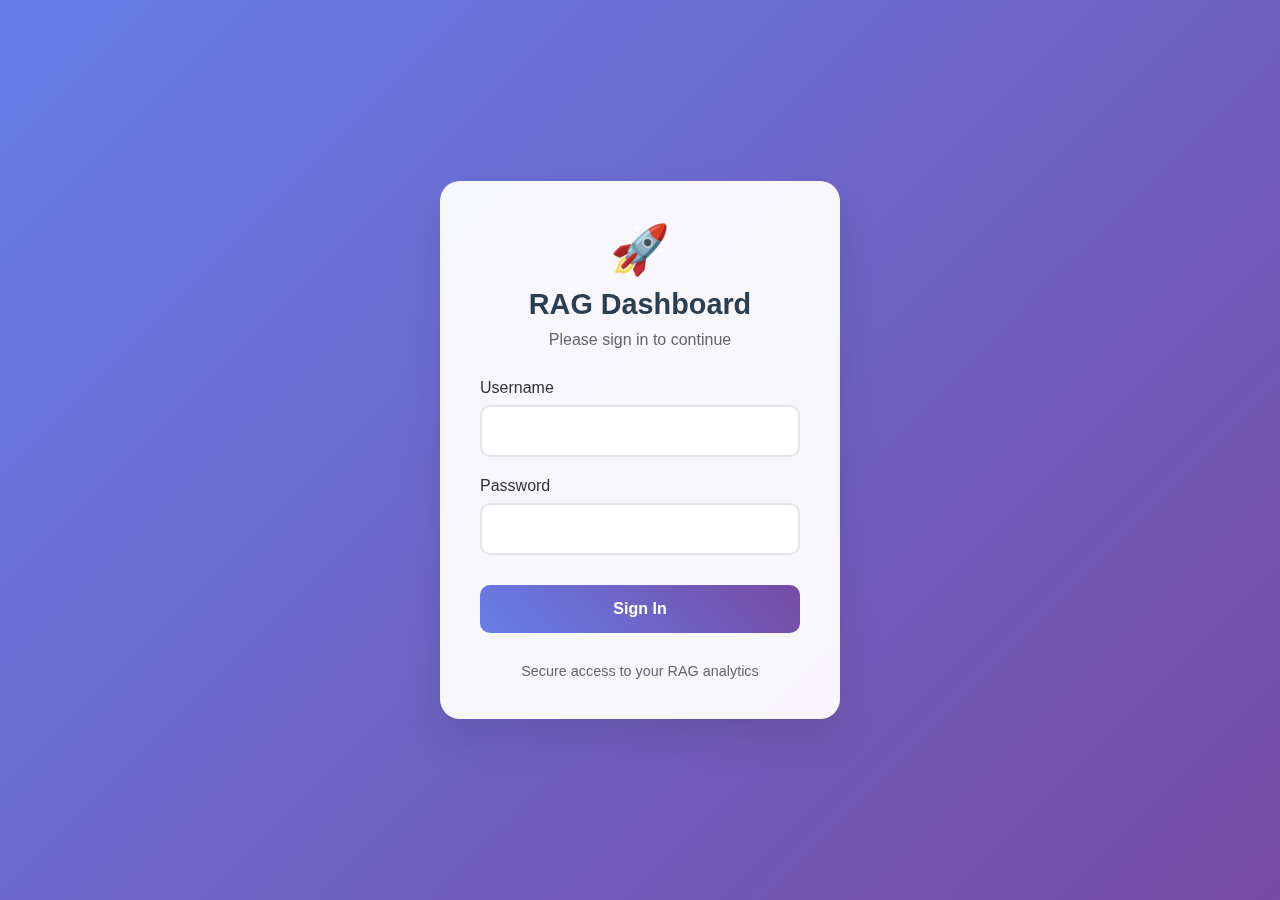
<file: static/login.html>
<!DOCTYPE html>
<html lang="en">
<head>
    <meta charset="UTF-8">
    <meta name="viewport" content="width=device-width, initial-scale=1.0">
    <title>RAG Dashboard - Login</title>
    <style>
        * { margin: 0; padding: 0; box-sizing: border-box; }
        body {
            font-family: -apple-system, BlinkMacSystemFont, 'Segoe UI', Roboto, sans-serif;
            background: linear-gradient(135deg, #667eea 0%, #764ba2 100%);
            min-height: 100vh;
            display: flex;
            align-items: center;
            justify-content: center;
        }
        .login-container {
            background: rgba(255,255,255,0.95);
            backdrop-filter: blur(10px);
            padding: 40px;
            border-radius: 20px;
            box-shadow: 0 20px 40px rgba(0,0,0,0.1);
            width: 100%;
            max-width: 400px;
            text-align: center;
        }
        .logo {
            font-size: 3em;
            margin-bottom: 10px;
        }
        .login-header h1 {
            color: #2c3e50;
            margin-bottom: 10px;
            font-size: 1.8em;
        }
        .login-header p {
            color: #666;
            margin-bottom: 30px;
        }
        .form-group {
            margin-bottom: 20px;
            text-align: left;
        }
        .form-group label {
            display: block;
            margin-bottom: 8px;
            color: #333;
            font-weight: 500;
        }
        .form-group input {
            width: 100%;
            padding: 15px;
            border: 2px solid #e1e5e9;
            border-radius: 10px;
            font-size: 16px;
            transition: all 0.3s;
            background: rgba(255,255,255,0.9);
        }
        .form-group input:focus {
            outline: none;
            border-color: #667eea;
            box-shadow: 0 0 0 3px rgba(102, 126, 234, 0.1);
        }
        .login-btn {
            width: 100%;
            padding: 15px;
            background: linear-gradient(45deg, #667eea, #764ba2);
            color: white;
            border: none;
            border-radius: 10px;
            font-size: 16px;
            font-weight: 600;
            cursor: pointer;
            transition: all 0.3s;
            margin-top: 10px;
        }
        .login-btn:hover {
            transform: translateY(-2px);
            box-shadow: 0 10px 20px rgba(102, 126, 234, 0.3);
        }
        .login-btn:disabled {
            background: #ccc;
            cursor: not-allowed;
            transform: none;
            box-shadow: none;
        }
        .error {
            background: #f8d7da;
            color: #721c24;
            padding: 12px;
            border-radius: 8px;
            margin-bottom: 20px;
            font-size: 14px;
            display: none;
        }
        .footer {
            margin-top: 30px;
            color: #666;
            font-size: 0.9em;
        }
    </style>
</head>
<body>
    <div class="login-container">
        <div class="logo">🚀</div>
        <div class="login-header">
            <h1>RAG Dashboard</h1>
            <p>Please sign in to continue</p>
        </div>

        <div id="error-message" class="error"></div>

        <form id="login-form">
            <div class="form-group">
                <label for="username">Username</label>
                <input type="text" id="username" name="username" required autocomplete="username">
            </div>
            <div class="form-group">
                <label for="password">Password</label>
                <input type="password" id="password" name="password" required autocomplete="current-password">
            </div>
            <button type="submit" class="login-btn" id="login-btn">Sign In</button>
        </form>

        <div class="footer">
            <p>Secure access to your RAG analytics</p>
        </div>
    </div>

    <script>
        document.getElementById('login-form').addEventListener('submit', async (e) => {
            e.preventDefault();
            
            const username = document.getElementById('username').value;
            const password = document.getElementById('password').value;
            const loginBtn = document.getElementById('login-btn');
            const errorDiv = document.getElementById('error-message');
            
            loginBtn.disabled = true;
            loginBtn.textContent = 'Signing in...';
            errorDiv.style.display = 'none';
            
            try {
                const credentials = btoa(`${username}:${password}`);
                const response = await fetch('/api/dashboard/test-auth', {
                    headers: {
                        'Authorization': `Basic ${credentials}`
                    }
                });
                
                if (response.ok) {
                    sessionStorage.setItem('dashboard_auth', credentials);
                    sessionStorage.setItem('dashboard_user', username);
                    window.location.href = '/dashboard.html';
                } else {
                    throw new Error('Invalid username or password');
                }
            } catch (error) {
                errorDiv.textContent = 'Invalid username or password. Please try again.';
                errorDiv.style.display = 'block';
            } finally {
                loginBtn.disabled = false;
                loginBtn.textContent = 'Sign In';
            }
        });
    </script>
</body>
</html>
</file>
